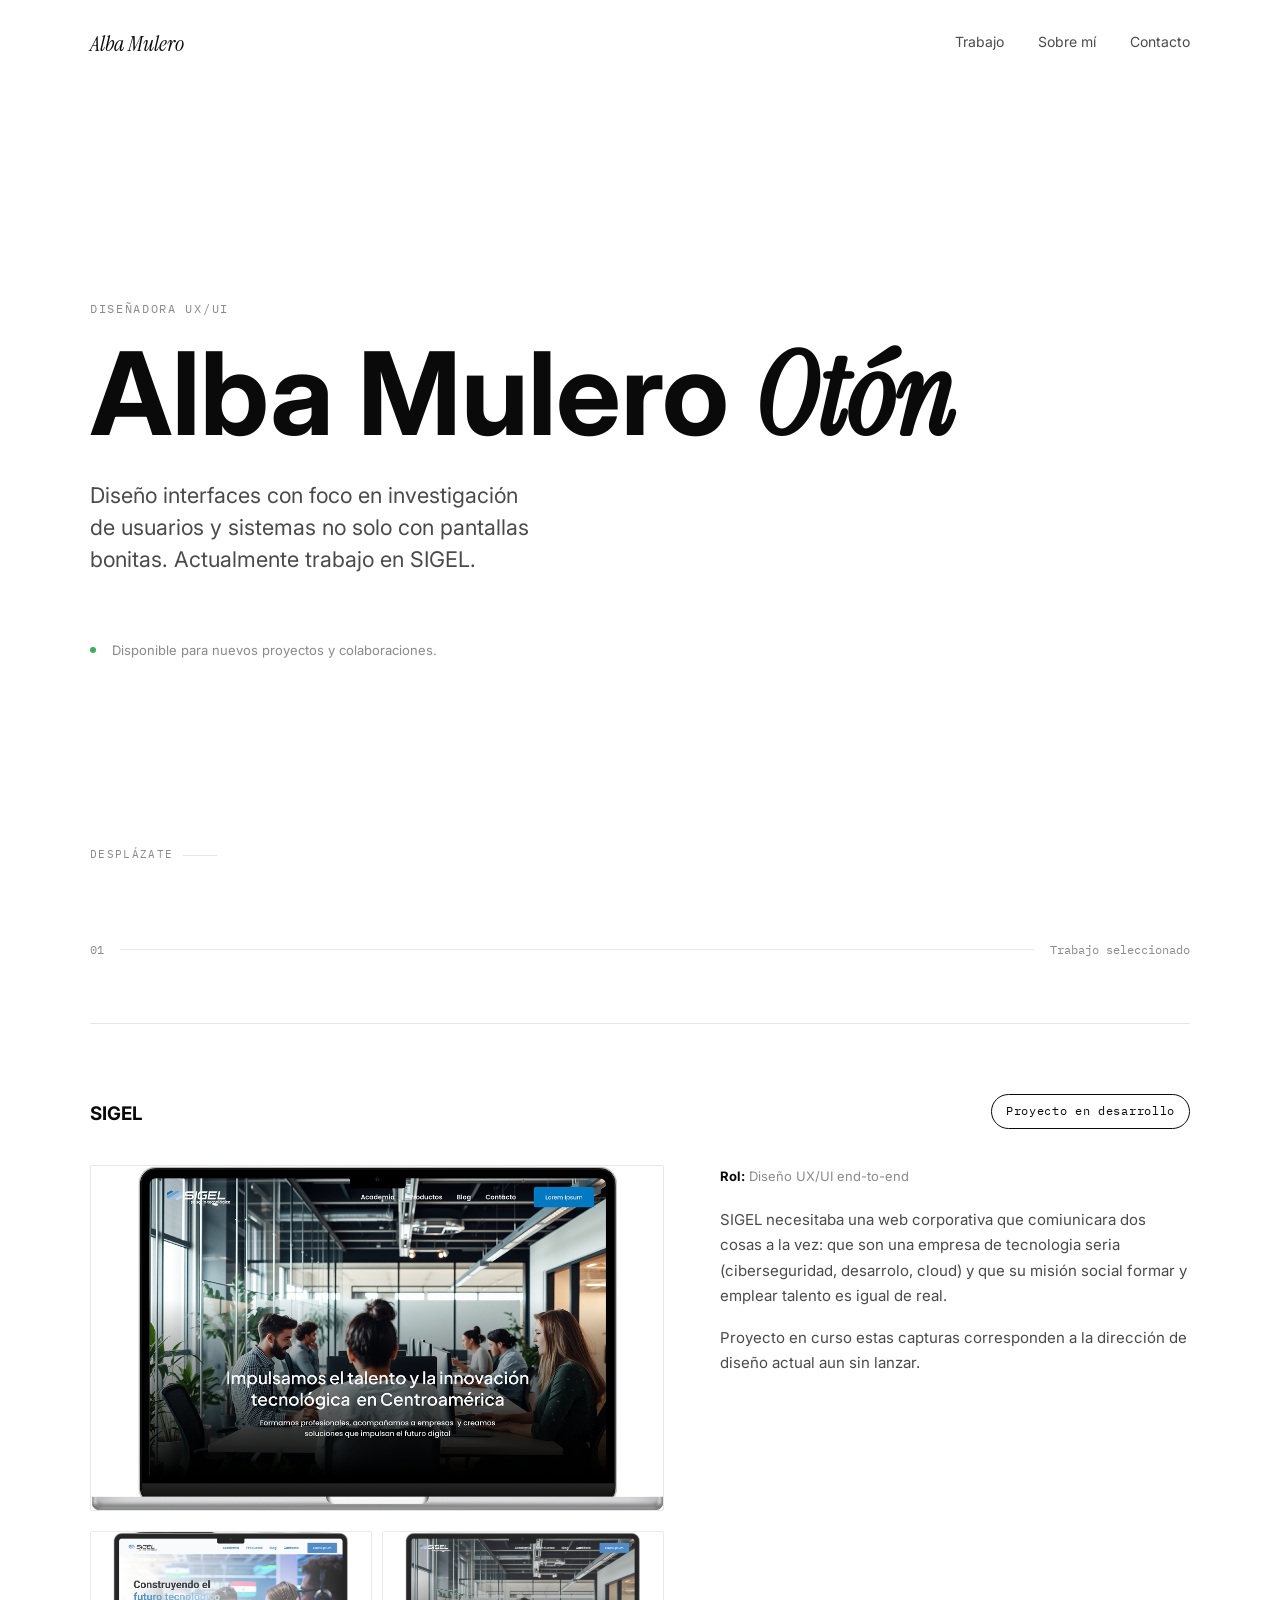
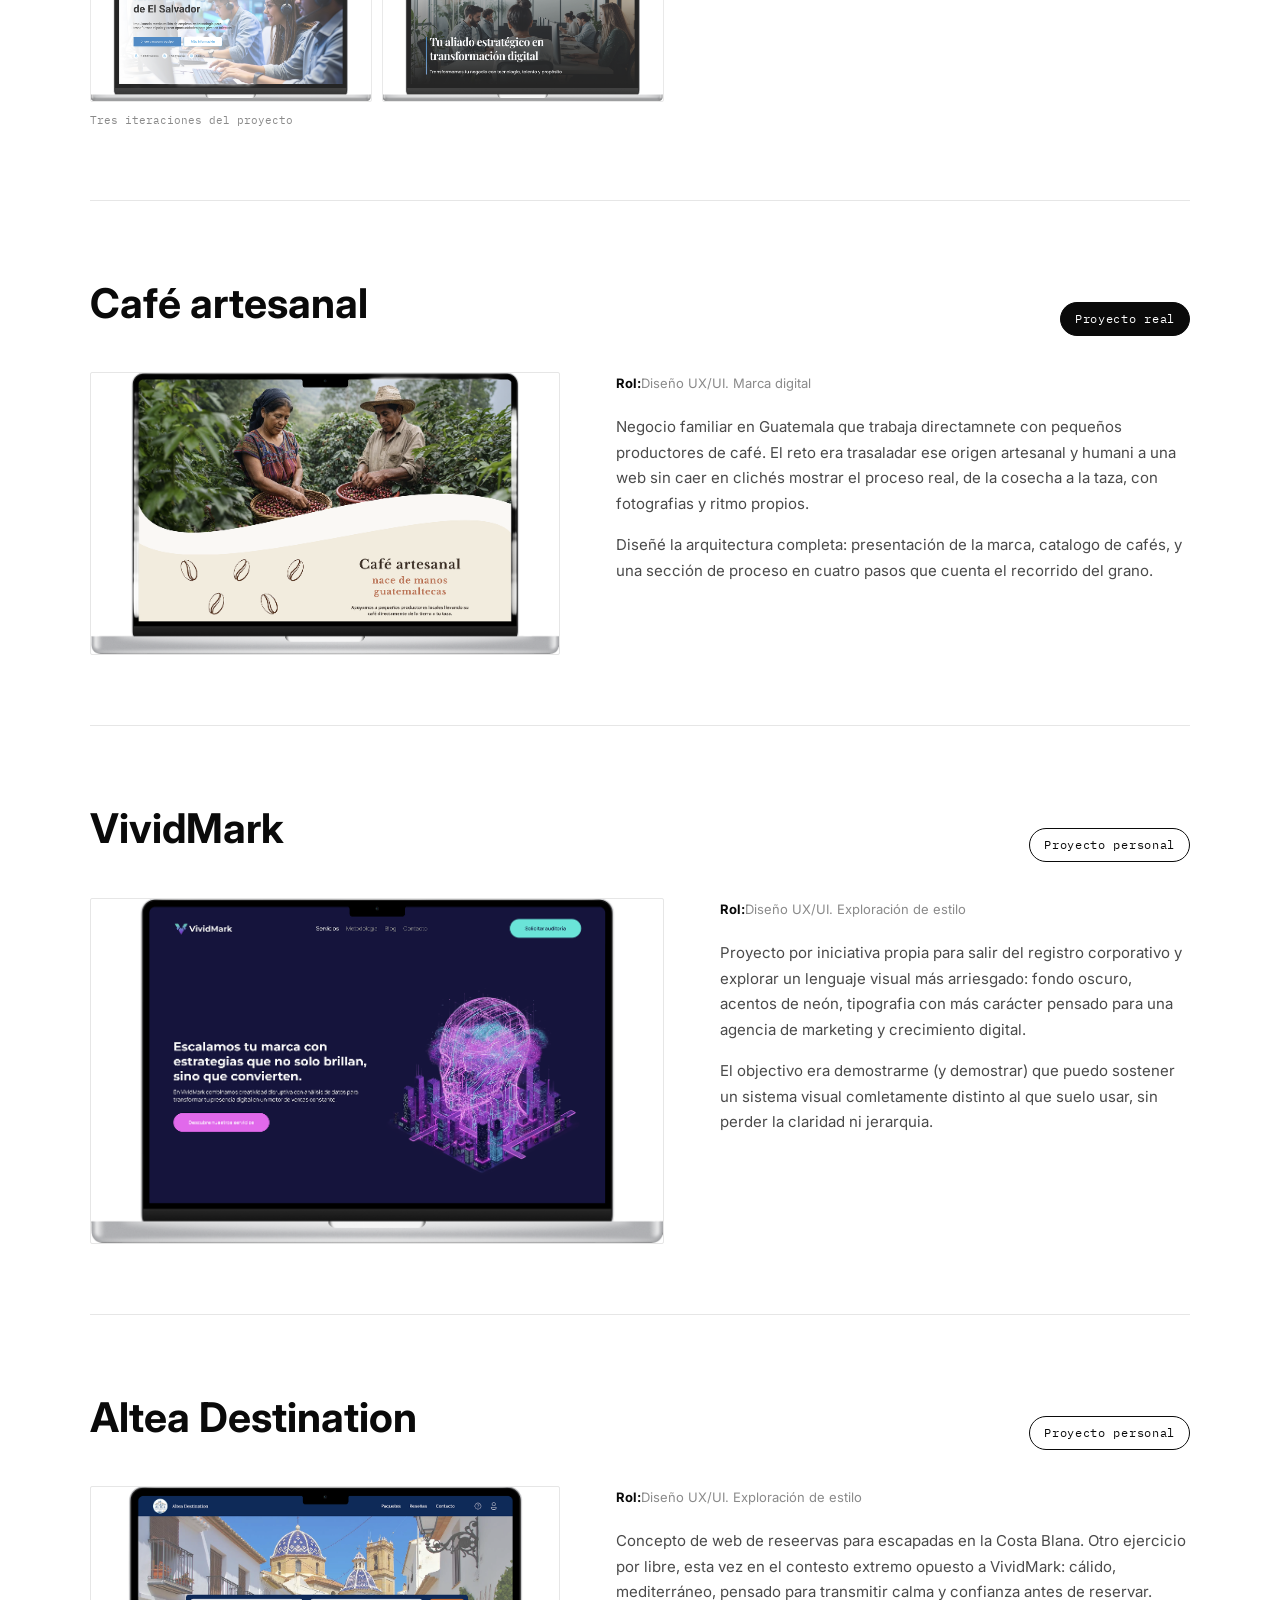
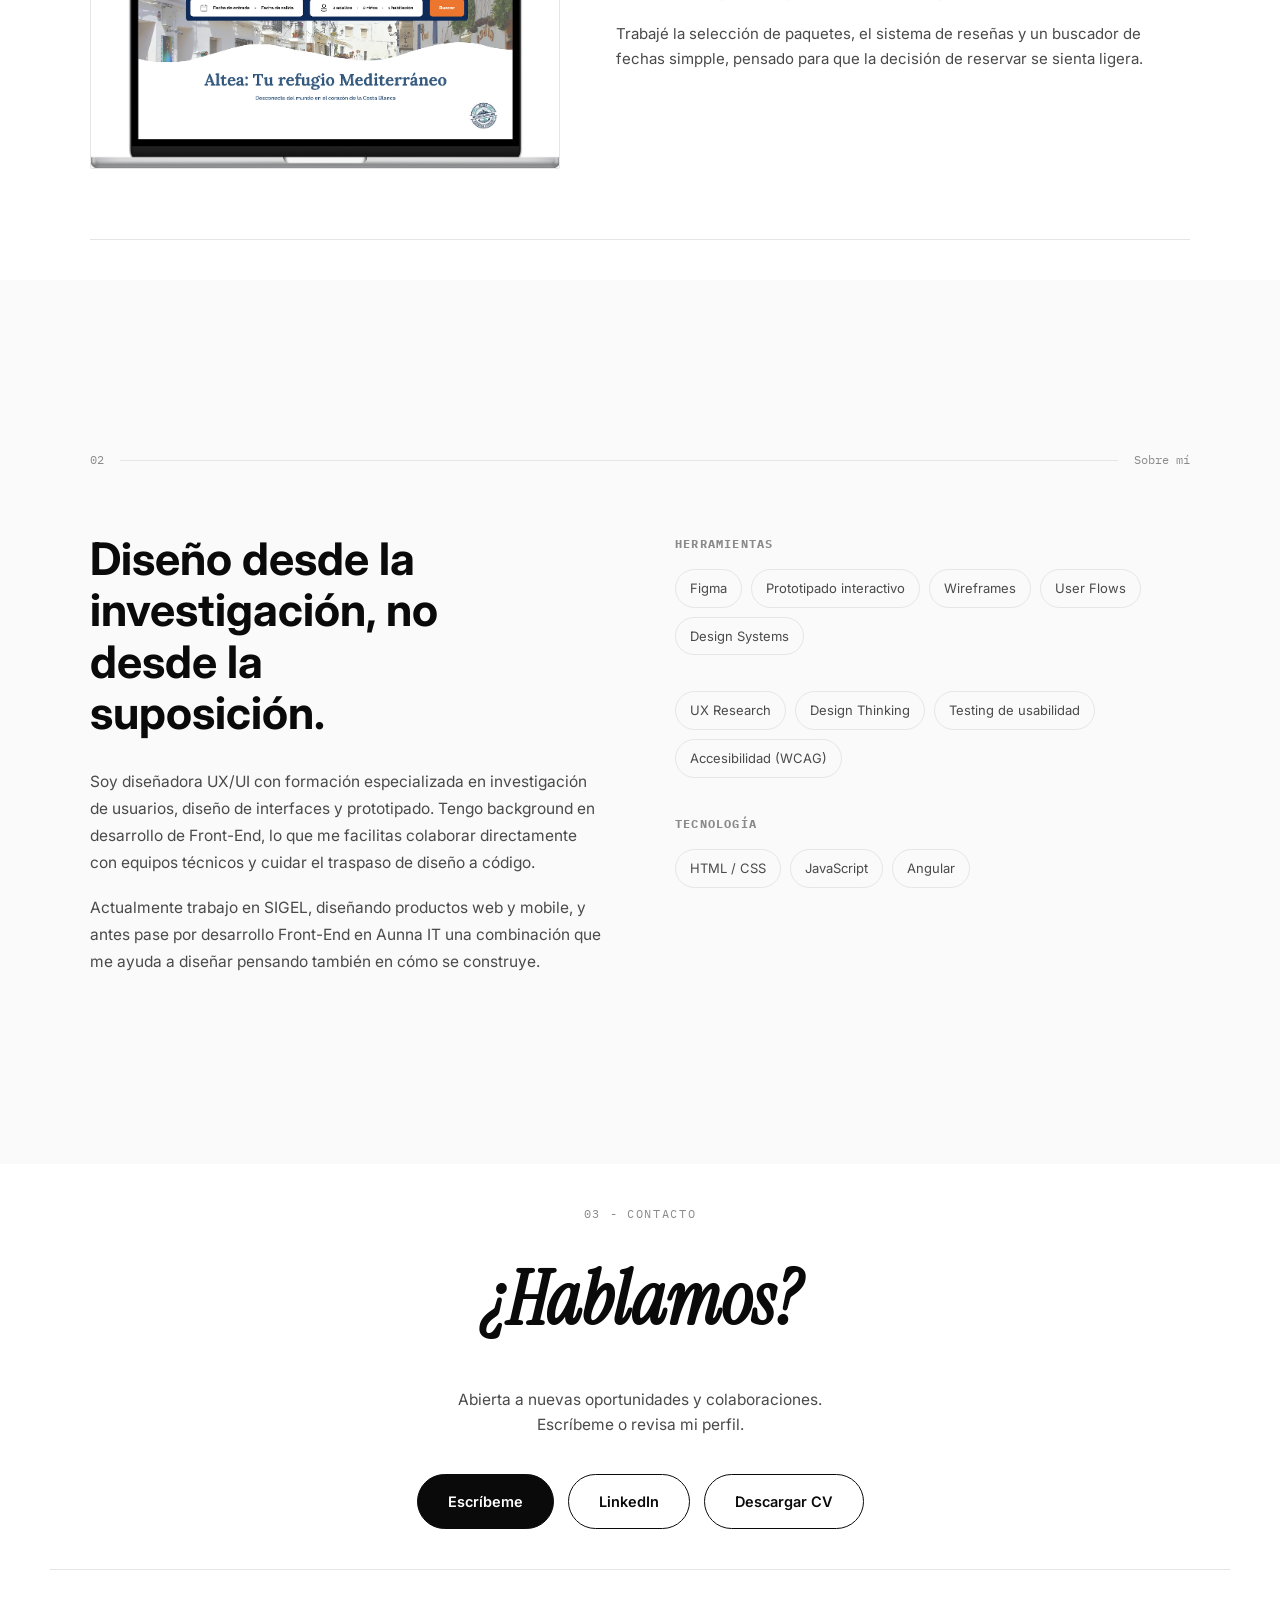
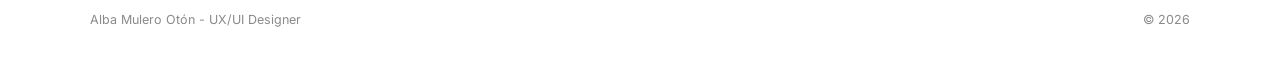
<file: index.html>
<!DOCTYPE html>
<html lang="es">

<head>
    <meta charset="UTF-8">
    <meta name="viewport" content="width=device-width, initial-scale=1.0">
    <title>Alba Mulero Otón - UX/UI Designer</title>
    <meta name="description"
        content="Portfoliio de Alba Mulero Otón, diseñadora UX/UI. Investigación, diseño de interfaces y prototipado.">
    <link rel="preconnect" href="https://fonts.googleapis.com">
    <link rel="preconnect" href="https://fonts.gstatic.com" crossorigin>
    <link
        href="https://fonts.googleapis.com/css2?family=Instrument+Serif:ital@0;1&family=Inter:wght@400;500;600;700&family=IBM+Plex+Mono:wght@400;500&display=swap"
        rel="stylesheet">
    <link rel="stylesheet" href="style.css">
</head>

<body>

    <header class="nav" id="siteNav">
        <div class="nav-inner">
            <a href="#top" class="nav-name">
                Alba Mulero
            </a>
            <nav class="nav-links" id="navLinks">
                <a href="#trabajo">Trabajo</a>
                <a href="#sobre-mi" class="active">Sobre mí</a>
                <a href="#contacto">Contacto</a>
            </nav>
            <button class="nav-toggle" id="navToggle" aria-label="Abrir menú">=</button>
        </div>
    </header>

    <main id="top">

        <!-- Hero Section -->
        <section class="hero wrap" style="position: relative;">
            <p class="eyebrow reveal">Diseñadora UX/UI</p>
            <h1 class="hero-name reveal">Alba Mulero <span class="serif-i">Otón</span></h1>
            <p class="hero-line reveal">
                Diseño interfaces con foco en investigación de usuarios y sistemas no solo con pantallas bonitas.
                Actualmente trabajo en SIGEL.
            </p>
            <div class="hero-foot reveal"><span class="dot"></span>
                Disponible para nuevos proyectos y colaboraciones.
            </div>
            <div class="scroll-cue"><span>Desplázate</span><span class="line"></span></div>
        </section>

        <!-- TRABAJO -->
        <section id="trabajo" class="wrap">
            <div class="section-label reveal">
                <span class="n">01</span>
                <div class="l"></div>
                <span class="n mono">Trabajo seleccionado</span>
            </div>

            <!-- SIGEL -->
            <div class="case">
                <div class="case-top reveal">
                    <h3 class="case-tittle">SIGEL</h3>
                    <span class="case-tag">Proyecto en desarrollo</span>
                </div>
                <div class="case-body reveal">
                    <div class="case-media reveal-img">
                        <img src="./imagenes/Propuesta web.png" alt="Sitio web de SIGEL">

                        <div class="iter-strip">
                            <img src="./imagenes/Propuesta 2 web.png" alt="Propuesta 2 web">
                            <img src="./imagenes/Propuesta 3 web.png" alt="Propuesta 3 web">
                        </div>
                        <div class="iter-label">Tres iteraciones del proyecto</div>
                    </div>
                    <div class="case-text">
                        <p class="role"><strong>Rol:</strong> Diseño UX/UI end-to-end</p>
                        <p>SIGEL necesitaba una web corporativa que comiunicara dos cosas a la vez:
                            que son una empresa de tecnologia seria (ciberseguridad, desarrolo, cloud) y que
                            su misión social formar y emplear talento es igual de real.
                        </p>
                        <p>Proyecto en curso estas capturas corresponden a la dirección de diseño
                            actual aun sin lanzar.
                        </p>
                    </div>
                </div>
            </div>

            <!-- CAFE -->
            <div class="case">
                <div class="case-top reveal">
                    <h3 class="case-title">Café artesanal</h3>
                    <span class="case-tag real">Proyecto real</span>
                </div>
                <div class="case-body reverse reveal">
                    <div class="case-text">
                        <p class="role"><strong>Rol:</strong>Diseño UX/UI. Marca digital</p>
                        <p>Negocio familiar en Guatemala que trabaja directamnete con pequeños productores de café. El
                            reto era
                            trasaladar ese origen artesanal y humani a una web sin caer en clichés mostrar el proceso
                            real, de la cosecha
                            a la taza, con fotografias y ritmo propios.
                        </p>
                        <p>Diseñé la arquitectura completa: presentación de la marca, catalogo de cafés, y una sección
                            de proceso en cuatro
                            pasos que cuenta el recorrido del grano.
                        </p>
                    </div>
                    <div class="case-media reveal-img">
                        <img src="./imagenes/Cafe artesanal.png" alt="Sitio web de cafe artesanal">
                    </div>
                </div>
            </div>

            <!-- VIVIDMARK -->
            <div class="case">
                <div class="case-top reveal">
                    <h3 class="case-title">VividMark</h3>
                    <span class="case-tag">Proyecto personal</span>
                </div>
                <div class="case-body reveal">

                    <div class="case-media reveal-img">
                        <img src="./imagenes/VividMark.png" alt="Sitio web de VividMark">
                    </div>
                    <div class="case-text">
                        <p class="role"><strong>Rol:</strong>Diseño UX/UI. Exploración de estilo</p>
                        <p>
                            Proyecto por iniciativa propia para salir del registro corporativo y explorar un
                            lenguaje
                            visual más arriesgado: fondo oscuro, acentos de neón, tipografia con más carácter
                            pensado
                            para una agencia de marketing y crecimiento digital.
                        </p>
                        <p>
                            El objectivo era demostrarme (y demostrar) que puedo sostener un sistema visual
                            comletamente
                            distinto al que suelo usar, sin perder la claridad ni jerarquia.
                        </p>
                    </div>
                </div>
            </div>

            <!-- ALTEA -->
            <div class="case">
                <div class="case-top reveal">
                    <h3 class="case-title">Altea Destination</h3>
                    <span class="case-tag">Proyecto personal</span>
                </div>
                <div class="case-body reverse reveal">
                    <div class="case-text">
                        <p class="role"><strong>Rol:</strong>Diseño UX/UI. Exploración de estilo</p>
                        <p>
                            Concepto de web de reseervas para escapadas en la Costa Blana. Otro ejercicio por
                            libre, esta
                            vez en el contesto extremo opuesto a VividMark: cálido, mediterráneo, pensado para
                            transmitir calma
                            y confianza antes de reservar.
                        </p>
                        <p>
                            Trabajé la selección de paquetes, el sistema de reseñas y un buscador de fechas
                            simpple,
                            pensado para que la decisión de reservar se sienta ligera.
                        </p>
                    </div>
                    <div class="case-media reveal-img">
                        <img src="./imagenes/Altea.png" alt="Sitio web de Altea Destination">
                    </div>
                </div>
            </div>

        </section>

        <!-- SOBRE MI -->

        <section id="sobre-mi" class="about">
            <div class="wrap">
                <div class="section-label reveal">
                    <span class="n">02</span>
                    <span class="l"></span>
                    <span class="n mono">Sobre mí</span>
                </div>
                <div class="about-grid reveal">
                    <div>
                        <h2>Diseño desde la investigación, no desde la suposición.</h2>
                        <div class="about-copy" style="margin-top:28px;">
                            <p>
                                Soy diseñadora UX/UI con formación especializada en investigación de usuarios, diseño de
                                interfaces y prototipado.
                                Tengo background en desarrollo de Front-End, lo que me facilitas colaborar directamente
                                con equipos técnicos y cuidar
                                el traspaso de diseño a código.
                            </p>
                            <p>
                                Actualmente trabajo en SIGEL, diseñando productos web y mobile, y antes pase por
                                desarrollo Front-End en
                                Aunna IT una combinación que me ayuda a diseñar pensando también en cómo se construye.
                            </p>
                        </div>
                    </div>
                    <div class="skills-col">
                        <h4>Herramientas</h4>
                        <div class="skills-list">
                            <span class="skill-chip">Figma</span>
                            <span class="skill-chip">Prototipado interactivo</span>
                            <span class="skill-chip">Wireframes</span>
                            <span class="skill-chip">User Flows</span>
                            <span class="skill-chip">Design Systems</span>
                        </div>
                        <div class="skills-list">
                            <span class="skill-chip">UX Research</span>
                            <span class="skill-chip">Design Thinking</span>
                            <span class="skill-chip">Testing de usabilidad</span>
                            <span class="skill-chip">Accesibilidad (WCAG)</span>
                        </div>
                        <h4>Tecnología</h4>
                        <div class="skills-list">
                            <span class="skill-chip">HTML / CSS</span>
                            <span class="skill-chip">JavaScript</span>
                            <span class="skill-chip">Angular</span>
                        </div>
                    </div>
                </div>
            </div>
        </section>

        <!-- CONTACTO -->
        <section id="contacto" class="wrap contact">
            <p class="eyebrow" style="justify-content: center; display: flex;">03 - Contacto</p>
            <h2 class="serif-i">¿Hablamos?</h2>
            <p style="color: var(--grey-dark); max-width: 44ch; margin: 0 auto; font-size: 15.5px;">
                Abierta a nuevas oportunidades y colaboraciones. Escríbeme o revisa mi perfil.
            </p>

            <div class="contact-row">
                <a href="mailto:albamulero00@gmail.com" class="btn btn-fill">Escríbeme</a>
                <a href="https://www.linkedin.com/in/alba-mulero-ot%C3%B3n-51667019b/" class="btn btn-outline"
                    target="_blank" rel="noopener">LinkedIn</a>
                <a href="./imagenes/CV UX:UI ALBA MULERO OTÓN.pdf" class="btn btn-outline" target="_blank"
                    rel="noopener">Descargar CV</a>
            </div>
        </section>
    </main>

    <footer class="wrap">
        <span>Alba Mulero Otón - UX/UI Designer</span>
        <span>© 2026</span>
    </footer>

    <script src="script.js"></script>

</body>
</file>
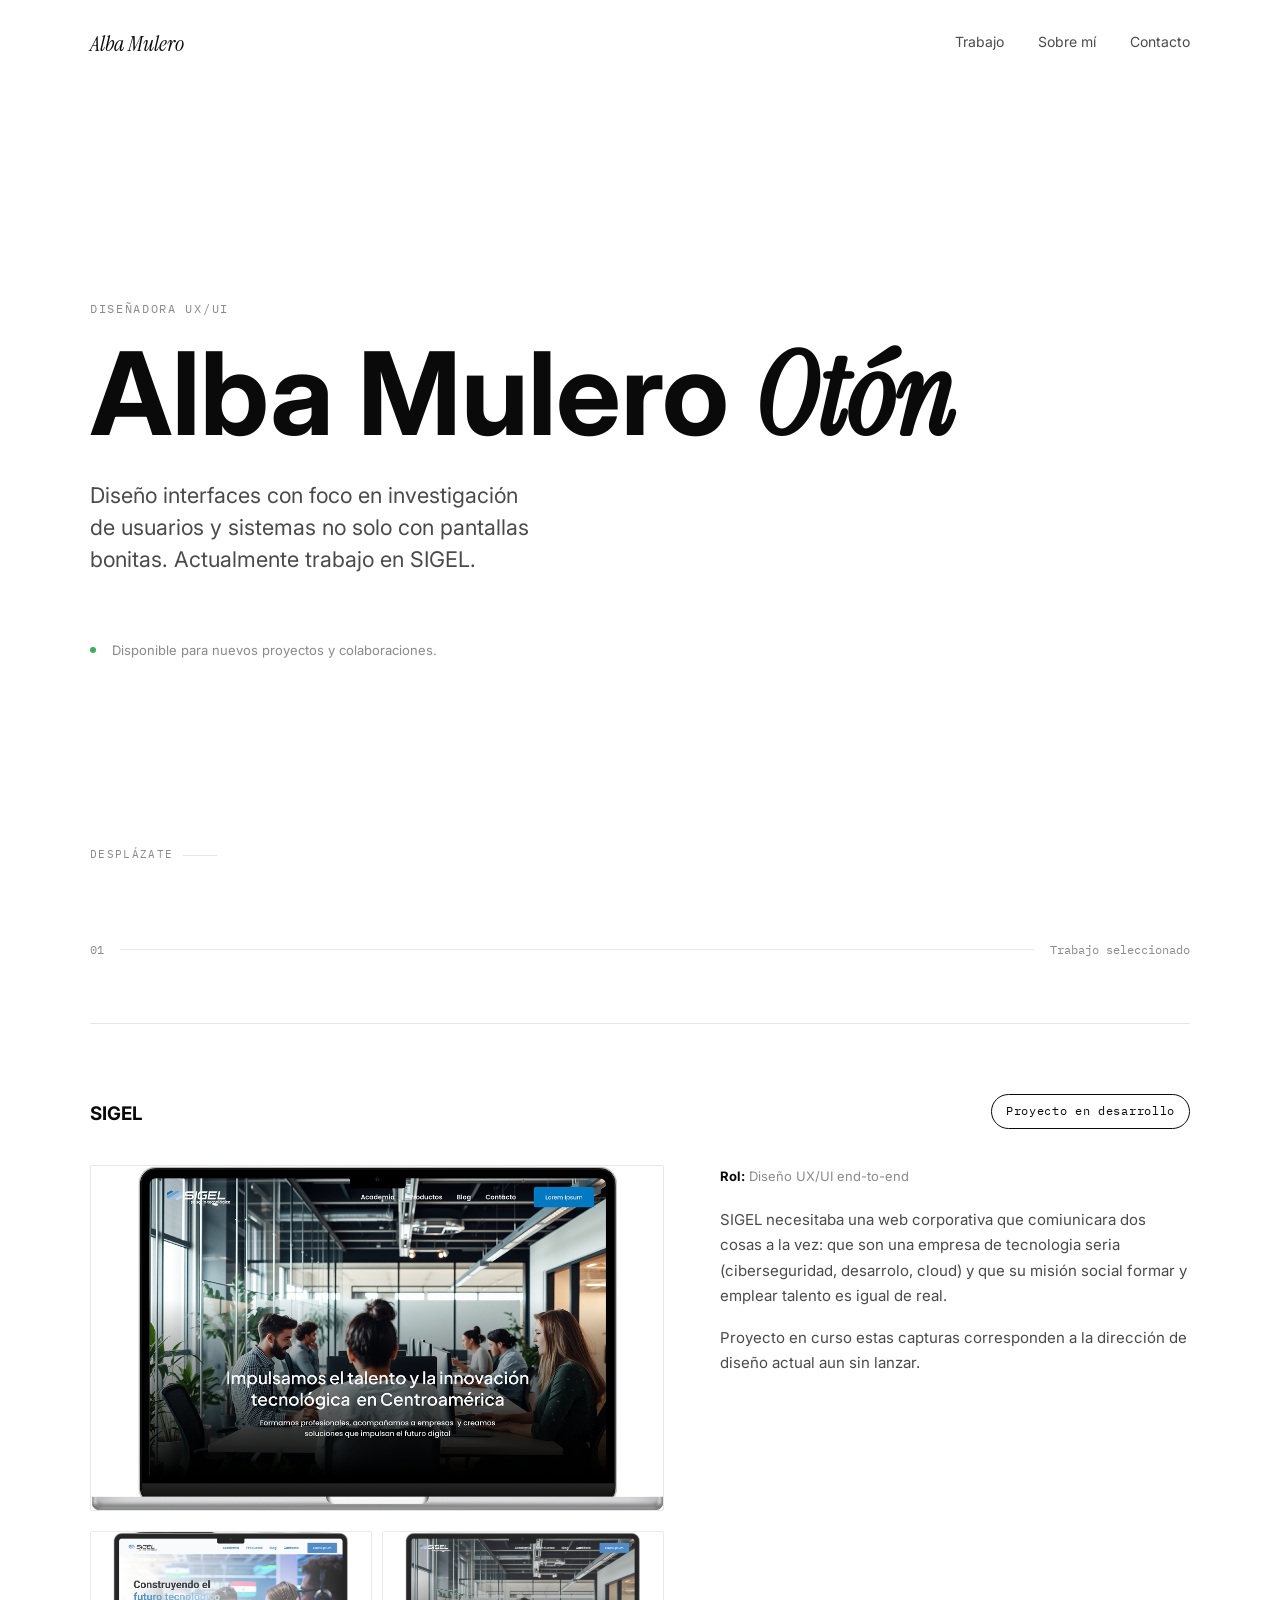
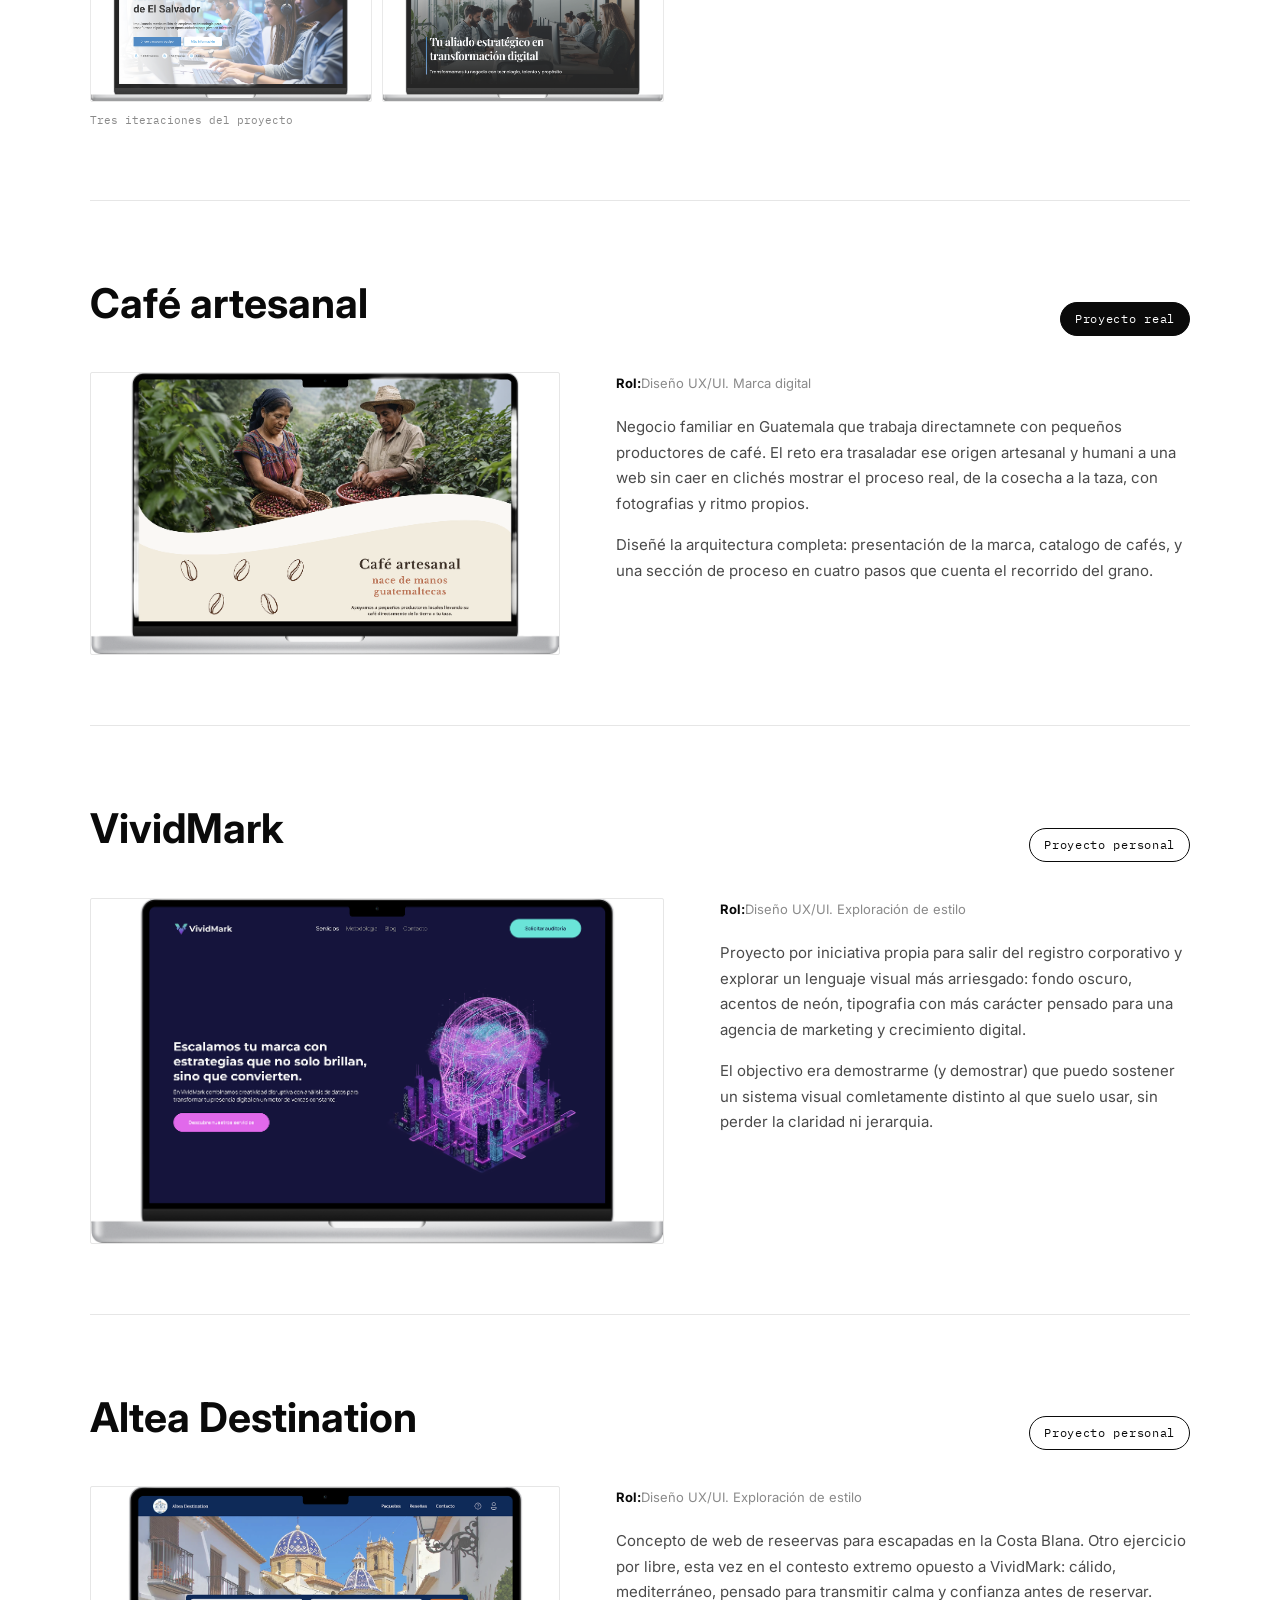
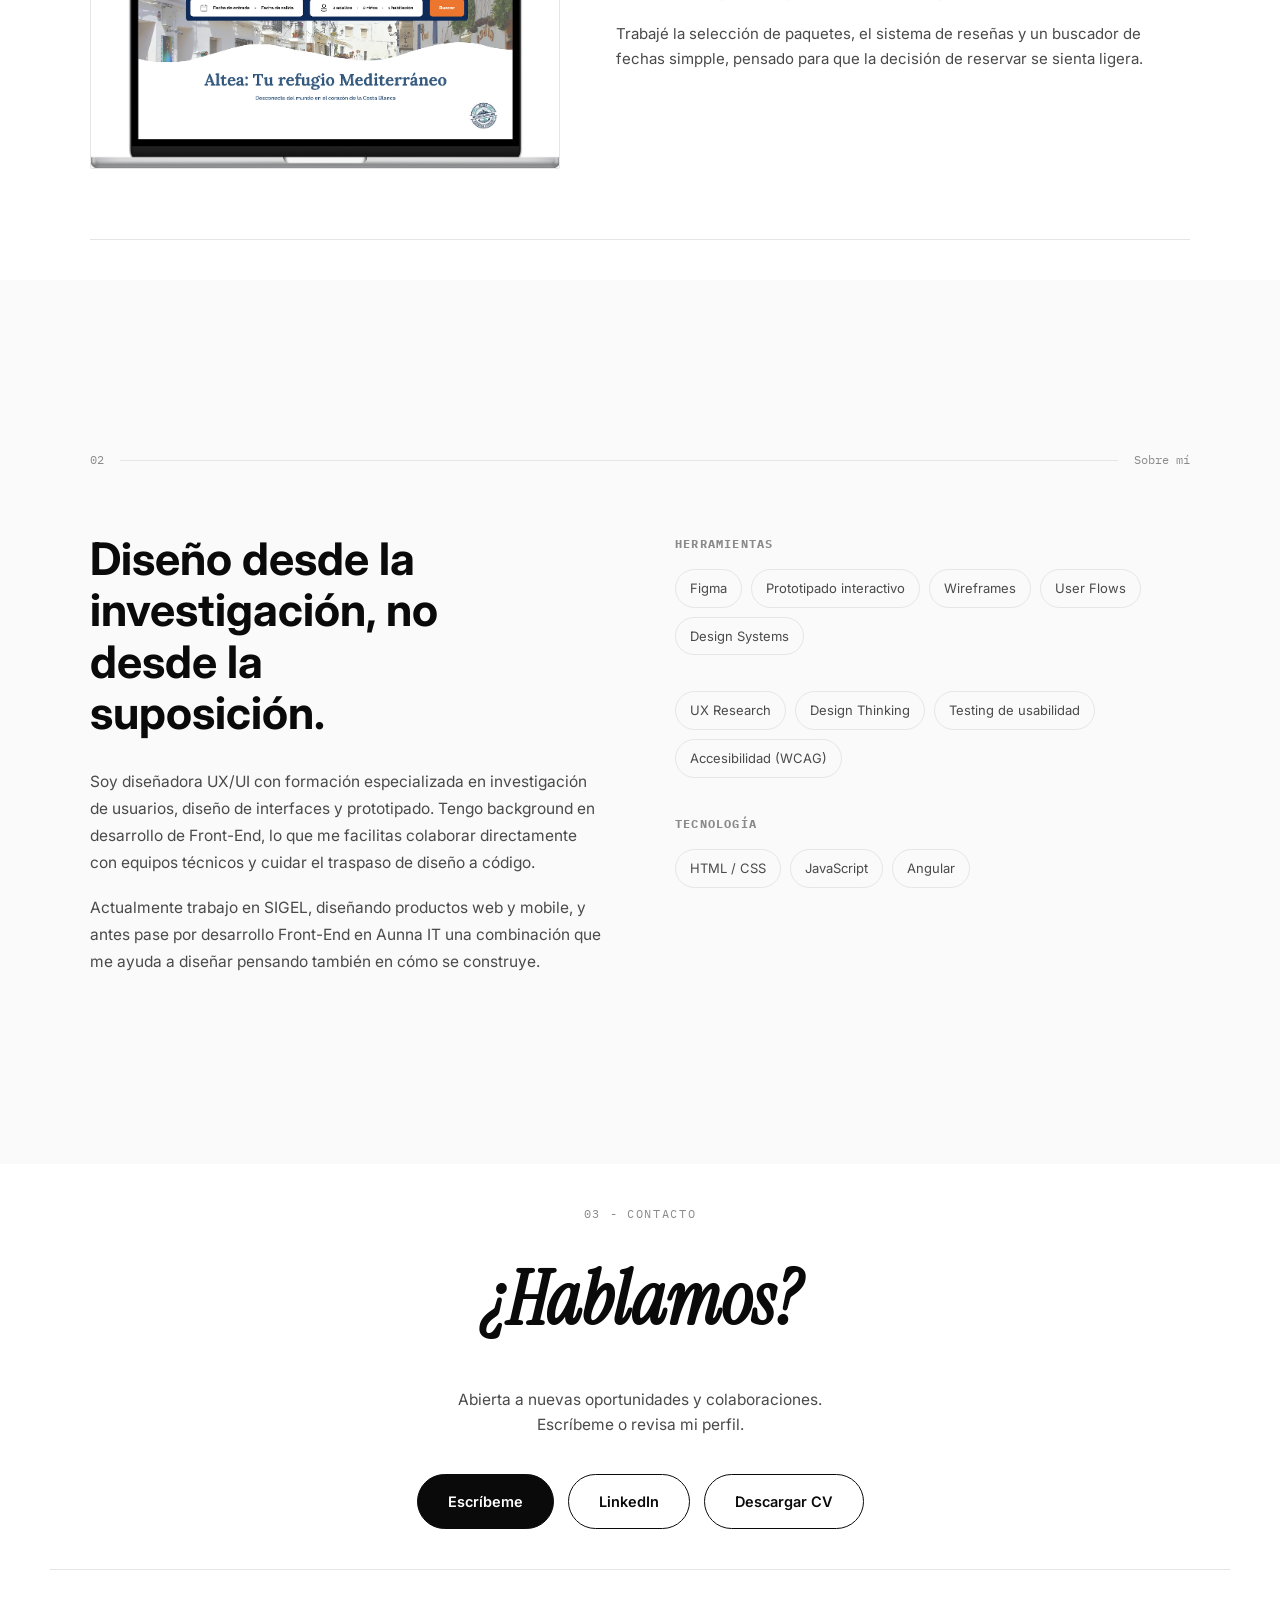
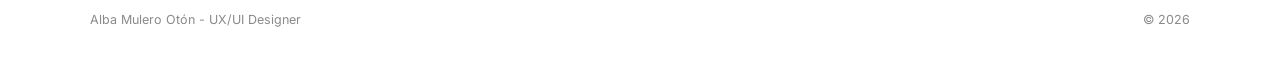
<file: portfolio.html>
<!DOCTYPE html>
<html lang="es">

<head>
    <meta charset="UTF-8">
    <meta name="viewport" content="width=device-width, initial-scale=1.0">
    <title>Alba Mulero Otón - UX/UI Designer</title>
    <meta name="description"
        content="Portfoliio de Alba Mulero Otón, diseñadora UX/UI. Investigación, diseño de interfaces y prototipado.">
    <link rel="preconnect" href="https://fonts.googleapis.com">
    <link rel="preconnect" href="https://fonts.gstatic.com" crossorigin>
    <link
        href="https://fonts.googleapis.com/css2?family=Instrument+Serif:ital@0;1&family=Inter:wght@400;500;600;700&family=IBM+Plex+Mono:wght@400;500&display=swap"
        rel="stylesheet">
    <link rel="stylesheet" href="style.css">
</head>

<body>

    <header class="nav" id="siteNav">
        <div class="nav-inner">
            <a href="#top" class="nav-name">
                Alba Mulero
            </a>
            <nav class="nav-links" id="navLinks">
                <a href="#trabajo">Trabajo</a>
                <a href="#sobre-mi" class="active">Sobre mí</a>
                <a href="#contacto">Contacto</a>
            </nav>
            <button class="nav-toggle" id="navToggle" aria-label="Abrir menú">=</button>
        </div>
    </header>

    <main id="top">

        <!-- Hero Section -->
        <section class="hero wrap" style="position: relative;">
            <p class="eyebrow reveal">Diseñadora UX/UI</p>
            <h1 class="hero-name reveal">Alba Mulero <span class="serif-i">Otón</span></h1>
            <p class="hero-line reveal">
                Diseño interfaces con foco en investigación de usuarios y sistemas no solo con pantallas bonitas.
                Actualmente trabajo en SIGEL.
            </p>
            <div class="hero-foot reveal"><span class="dot"></span>
                Disponible para nuevos proyectos y colaboraciones.
            </div>
            <div class="scroll-cue"><span>Desplázate</span><span class="line"></span></div>
        </section>

        <!-- TRABAJO -->
        <section id="trabajo" class="wrap">
            <div class="section-label reveal">
                <span class="n">01</span>
                <div class="l"></div>
                <span class="n mono">Trabajo seleccionado</span>
            </div>

            <!-- SIGEL -->
            <div class="case">
                <div class="case-top reveal">
                    <h3 class="case-tittle">SIGEL</h3>
                    <span class="case-tag">Proyecto en desarrollo</span>
                </div>
                <div class="case-body reveal">
                    <div class="case-media reveal-img">
                        <img src="./imagenes/Propuesta web.png" alt="Sitio web de SIGEL">

                        <div class="iter-strip">
                            <img src="./imagenes/Propuesta 2 web.png" alt="Propuesta 2 web">
                            <img src="./imagenes/Propuesta 3 web.png" alt="Propuesta 3 web">
                        </div>
                        <div class="iter-label">Tres iteraciones del proyecto</div>
                    </div>
                    <div class="case-text">
                        <p class="role"><strong>Rol:</strong> Diseño UX/UI end-to-end</p>
                        <p>SIGEL necesitaba una web corporativa que comiunicara dos cosas a la vez:
                            que son una empresa de tecnologia seria (ciberseguridad, desarrolo, cloud) y que
                            su misión social formar y emplear talento es igual de real.
                        </p>
                        <p>Proyecto en curso estas capturas corresponden a la dirección de diseño
                            actual aun sin lanzar.
                        </p>
                    </div>
                </div>
            </div>

            <!-- CAFE -->
            <div class="case">
                <div class="case-top reveal">
                    <h3 class="case-title">Café artesanal</h3>
                    <span class="case-tag real">Proyecto real</span>
                </div>
                <div class="case-body reverse reveal">
                    <div class="case-text">
                        <p class="role"><strong>Rol:</strong>Diseño UX/UI. Marca digital</p>
                        <p>Negocio familiar en Guatemala que trabaja directamnete con pequeños productores de café. El
                            reto era
                            trasaladar ese origen artesanal y humani a una web sin caer en clichés mostrar el proceso
                            real, de la cosecha
                            a la taza, con fotografias y ritmo propios.
                        </p>
                        <p>Diseñé la arquitectura completa: presentación de la marca, catalogo de cafés, y una sección
                            de proceso en cuatro
                            pasos que cuenta el recorrido del grano.
                        </p>
                    </div>
                    <div class="case-media reveal-img">
                        <img src="./imagenes/Cafe artesanal.png" alt="Sitio web de cafe artesanal">
                    </div>
                </div>
            </div>

            <!-- VIVIDMARK -->
            <div class="case">
                <div class="case-top reveal">
                    <h3 class="case-title">VividMark</h3>
                    <span class="case-tag">Proyecto personal</span>
                </div>
                <div class="case-body reveal">

                    <div class="case-media reveal-img">
                        <img src="./imagenes/VividMark.png" alt="Sitio web de VividMark">
                    </div>
                    <div class="case-text">
                        <p class="role"><strong>Rol:</strong>Diseño UX/UI. Exploración de estilo</p>
                        <p>
                            Proyecto por iniciativa propia para salir del registro corporativo y explorar un
                            lenguaje
                            visual más arriesgado: fondo oscuro, acentos de neón, tipografia con más carácter
                            pensado
                            para una agencia de marketing y crecimiento digital.
                        </p>
                        <p>
                            El objectivo era demostrarme (y demostrar) que puedo sostener un sistema visual
                            comletamente
                            distinto al que suelo usar, sin perder la claridad ni jerarquia.
                        </p>
                    </div>
                </div>
            </div>

            <!-- ALTEA -->
            <div class="case">
                <div class="case-top reveal">
                    <h3 class="case-title">Altea Destination</h3>
                    <span class="case-tag">Proyecto personal</span>
                </div>
                <div class="case-body reverse reveal">
                    <div class="case-text">
                        <p class="role"><strong>Rol:</strong>Diseño UX/UI. Exploración de estilo</p>
                        <p>
                            Concepto de web de reseervas para escapadas en la Costa Blana. Otro ejercicio por
                            libre, esta
                            vez en el contesto extremo opuesto a VividMark: cálido, mediterráneo, pensado para
                            transmitir calma
                            y confianza antes de reservar.
                        </p>
                        <p>
                            Trabajé la selección de paquetes, el sistema de reseñas y un buscador de fechas
                            simpple,
                            pensado para que la decisión de reservar se sienta ligera.
                        </p>
                    </div>
                    <div class="case-media reveal-img">
                        <img src="./imagenes/Altea.png" alt="Sitio web de Altea Destination">
                    </div>
                </div>
            </div>

        </section>

        <!-- SOBRE MI -->

        <section id="sobre-mi" class="about">
            <div class="wrap">
                <div class="section-label reveal">
                    <span class="n">02</span>
                    <span class="l"></span>
                    <span class="n mono">Sobre mí</span>
                </div>
                <div class="about-grid reveal">
                    <div>
                        <h2>Diseño desde la investigación, no desde la suposición.</h2>
                        <div class="about-copy" style="margin-top:28px;">
                            <p>
                                Soy diseñadora UX/UI con formación especializada en investigación de usuarios, diseño de
                                interfaces y prototipado.
                                Tengo background en desarrollo de Front-End, lo que me facilitas colaborar directamente
                                con equipos técnicos y cuidar
                                el traspaso de diseño a código.
                            </p>
                            <p>
                                Actualmente trabajo en SIGEL, diseñando productos web y mobile, y antes pase por
                                desarrollo Front-End en
                                Aunna IT una combinación que me ayuda a diseñar pensando también en cómo se construye.
                            </p>
                        </div>
                    </div>
                    <div class="skills-col">
                        <h4>Herramientas</h4>
                        <div class="skills-list">
                            <span class="skill-chip">Figma</span>
                            <span class="skill-chip">Prototipado interactivo</span>
                            <span class="skill-chip">Wireframes</span>
                            <span class="skill-chip">User Flows</span>
                            <span class="skill-chip">Design Systems</span>
                        </div>
                        <div class="skills-list">
                            <span class="skill-chip">UX Research</span>
                            <span class="skill-chip">Design Thinking</span>
                            <span class="skill-chip">Testing de usabilidad</span>
                            <span class="skill-chip">Accesibilidad (WCAG)</span>
                        </div>
                        <h4>Tecnología</h4>
                        <div class="skills-list">
                            <span class="skill-chip">HTML / CSS</span>
                            <span class="skill-chip">JavaScript</span>
                            <span class="skill-chip">Angular</span>
                        </div>
                    </div>
                </div>
            </div>
        </section>

        <!-- CONTACTO -->
        <section id="contacto" class="wrap contact">
            <p class="eyebrow" style="justify-content: center; display: flex;">03 - Contacto</p>
            <h2 class="serif-i">¿Hablamos?</h2>
            <p style="color: var(--grey-dark); max-width: 44ch; margin: 0 auto; font-size: 15.5px;">
                Abierta a nuevas oportunidades y colaboraciones. Escríbeme o revisa mi perfil.
            </p>

            <div class="contact-row">
                <a href="mailto:albamulero00@gmail.com" class="btn btn-fill">Escríbeme</a>
                <a href="https://www.linkedin.com/in/alba-mulero-ot%C3%B3n-51667019b/" class="btn btn-outline"
                    target="_blank" rel="noopener">LinkedIn</a>
                <a href="./imagenes/CV UX:UI ALBA MULERO OTÓN.pdf" class="btn btn-outline" target="_blank"
                    rel="noopener">Descargar CV</a>
            </div>
        </section>
    </main>

    <footer class="wrap">
        <span>Alba Mulero Otón - UX/UI Designer</span>
        <span>© 2026</span>
    </footer>

    <script src="script.js"></script>

</body>
</file>
<file: style.css>
:root {
    --black: #0a0a0a;
    --white: #ffffff;
    --parper: #fafafa;
    --line: #e6e6e6;
    --grey: #8a8a8a;
    --grey-dark: #4a4a4a;
    --maxw: 1180px;
    --ease: cubic-bezier(.16, .84, .44, 1);
}

* {
    box-sizing: border-box;
    margin: 0;
    padding: 0;
}

html{
    scroll-behavior: smooth;
}

body{
    background: var(--white); 
    color: var(--black);
    font-family: 'Inter', sans-serif; 
    font-size: 16px; 
    line-height: 1.6;
    -webkit-font-smoothing: antialiased;
    overflow-x: hidden;

}
img {
    max-width: 100%;
    display: block;
}

a {
    color: inherit;
    text-decoration: none;
}

.wrap {
    max-width: var(--maxw);
    margin: 0 auto;
    padding: 40px;
}

::selection {
    background: var(--black);
    color: var(--white);
}

a:focus-visible,
button:focus-visible {
    outline: 2px solid var(--black);
    outline-offset: 3px;
}

.serif {
    font-family: 'Instrument Serif', serif;
}

.serif-i {
    font-family: 'Instrument Serif', serif;
    font-style: italic;
}

.mono {
    font-family: 'IBM Plex Mono', monospace;
}

.eyebrow {
    font-family: 'IBM Plex Mono', monospace;
    font-size: 12px;
    letter-spacing: .14em;
    text-transform: uppercase;
    color: var(--grey);
    margin-bottom: 18px;
}

/* NAV */

header.nav {
    position: fixed;
    top: 0;
    left: 0;
    right: 0;
    z-index: 100;
    padding: 26px 0;
    transition: padding .3s ease, border-color .3s ease, background .3s ease;
    background: rgba(255,255, 255, 0);
}

header.nav.scrolled {
    padding: 16px 0;
    background: rgba(255, 255, 255, 0.88);
    backdrop-filter: blur(10px);
    border-bottom: 1px solid var(--line);
}

.nav-inner {
    max-width: var(--maxw);
    margin: 0 auto;
    padding: 0 40px;
    display: flex;
    justify-content: space-between;
    align-items: center;
}

.nav-name {
    font-family: 'Instrument Serif', serif;
    font-style: italic;
    font-size: 22px;
}

.nav-links {
    display: flex;
    gap: 34px;
    font-size: 14px;
    color: var(--grey-dark);
}

.nav-links a {
    position: relative;
    padding-bottom: 2px;
}

.nav-links a::after {
    content: "";
    position: absolute;
    left: 0;
    bottom: 0;
    width: 0;
    height: 1px;
    background: var(--black);
    transition: width .3s var(--ease);
}

.nav-links a:hover::after {
    width: 100%;
}

.nav-toggle {
    display: none;
    background: none;
    border: none;
    font-size: 22px;
    cursor: pointer;
}

@media (max-width:760px) {
    .nav-links {
        position: fixed;
        inset: 60px 0 0 0;
        background: var(--white);
        flex-direction: column;
        padding: 40px;
        gap: 26px;
        font-size: 19px;
        transform: translateX(100%);
        transition: transform .35s var(--ease);
        border-top: 1px solid var(--line);
    }

    .nav-links.open {
        transform: translateX(0);
    }

    .nav-toggle {
        display: block;
    }
}

/* HERO */

.hero {
    min-height: 100vh;
    display: flex;
    flex-direction: column;
    justify-content: center;
    padding-top: 100px;
}

.hero-name {
    font-size: clamp(3rem, 9vw, 7.5rem);
    line-height: 0.98;
    letter-spacing: -0.01rem;
}

.hero-line {
    margin-top: 26px;
    font-size: clamp(1.05rem, 1.8vw, 1.35rem);
    max-width: 34ch;
    color: var(--grey-dark);
    line-height: 1.5;
}

.hero-foot {
    margin-top: 64px;
    display: flex;
    align-items: center;
    gap: 16px;
    color: var(--grey);
    font-size: 13px;
}

.hero-foot .dot {
    width: 6px;
    height: 6px;
    border-radius: 50%;
    background: #3fae5c;
}

.scroll-cue {
    position: absolute;
    bottom: 36px;
    left: 40px;
    display: flex;
    align-items: center;
    gap: 10px;
    font-size: 11px;
    letter-spacing: .12em;
    text-transform: uppercase;
    color: var(--grey);
    font-family: 'IBM Plex Mono', monospace;
}

.scroll-cue .line {
    width: 34px;
    height: 1px;
    background: var(--line);
    position: relative;
    overflow: hidden;
}

.scroll-cue .line::after {
    content: "";
    position: absolute;
    top: 0;
    left: -100%;
    width: 100%;
    height: 100%;
    background: var(--black);
    animation: cue 2.6s ease-in-out infinite;
}

@keyframes cue {

    0% {
        left: -100%;
    }

    50% {
        left: 0%;
    }

    100% {
        left: 100%;
    }
}

.reveal {
    opacity: 0;
    transition: opacity 1s var(--ease), transform 1s var(--ease);
    transform: translateY(32px);
}

.reveal.in {
    opacity: 1;
    transform: translateY(0);
}

.reveal-img {
    opacity: 0;
    transform: scale(1.05);
    transition: opacity 1.1s var(--ease), transform 1.3s var(--ease);
}

.reveal-img.in {
    opacity: 1;
    transform: scale(1);
}

/* SECTION BASICS */
section {
    padding: 130px 0;
}

.section-label {
    display: flex;
    align-items: center;
    gap: 16px;
    margin-bottom: 64px;
}

.section-label .n {
    font-family: 'IBM Plex Mono', monospace;
    font-size: 12px;
    color: var(--grey);
}

.section-label .l {
    flex: 1;
    height: 1px;
    background: var(--line);
}

/* WORK */
.case {
    border-top: 1px solid var(--line);
    padding: 70px 0;
}

.case:last-child {
    border-bottom: 1px solid var(--line);
}

.case-top {
    display: flex;
    justify-content: space-between;
    align-items: flex-end;
    gap: 30px;
    margin-bottom: 36px;
    flex-wrap: wrap;
}

.case-title {
    font-size: clamp(1.8rem, 3.2vw, 2.6rem);
}

.case-tag {
    font-family: 'IBM Plex Mono', monospace;
    font-size: 11.5px;
    letter-spacing: .06em;
    padding: 7px 14px;
    border: 1px solid var(--black);
    border-radius: 100px;
    white-space: nowrap;
}

.case-tag.real {
    background: var(--black);
    color: var(--white);
}

.case-body {
    display: grid;
    grid-template-columns: 1.1fr 0.9fr;
    gap: 56px;
    align-items: start;
}

.case-body.reverse {
    direction: rtl;
}

.case-body.reverse>* {
    direction: ltr;
}

.case-media img {
    border-radius: 2px;
    width: 100%;
    border: 1px solid var(--line);
}

.case-text p {
    color: var(--grey-dark);
    font-size: 15px;
    line-height: 1.7;
    margin-bottom: 16px;
}

.case-text .role {
    font-size: 13px;
    color: var(--grey);
    margin-bottom: 20px;
}

.case-text .role strong {
    color: var(--black);
}

.iter-strip {
    display: flex;
    gap: 10px;
    margin-top: 20px;
}

.iter-strip img {
    flex: 1;
    min-width: 0;
    border-radius: 2px;
    border: 1px solid var(--line);
    opacity: .85;
    transition: opacity .3s ease;
}

.iter-strip img:hover {
    opacity: 1;
}

.iter-label {
    font-family: 'IBM Plex Mono', monospace;
    font-size: 11px;
    color: var(--grey);
    margin-top: 10px;
}

@media (max-width: 860px) {

    .case-body,
    .case-body.reverse {
        grid-template-columns: 1fr;
        direction: ltr;
    }
}

/* ABOUT */
.about {
    background: var(--parper);
}

.about-grid {
    display: grid;
    grid-template-columns: 1fr 1fr;
    gap: 70px;
}

.about h2 {
    font-size: clamp(1.9rem, 3.6vw, 2.8rem);
    max-width: 14ch;
    line-height: 1.15;
}

.about-copy p {
    font-size: 15.5px;
    color: var(--grey-dark);
    margin-bottom: 18px;
    max-width: 52ch;
    line-height: 1.75;
}

.skills-col h4 {
    font-family: 'IBM Plex Mono', monospace;
    font-size: 12px;
    letter-spacing: .1em;
    text-transform: uppercase;
    color: var(--grey);
    margin-bottom: 16px;
}

.skills-list {
    display: flex;
    flex-wrap: wrap;
    gap: 9px;
    margin-bottom: 36px;
}

.skill-chip {
    font-size: 13px;
    padding: 8px 14px;
    border: 1px solid var(--line);
    border-radius: 100px;
    color: var(--grey-dark);
}

@media (max-width: 860px) {
    .about-grid {
        grid-template-columns: 1fr;
    }
}

/* CONTACT */
.contact {
    text-align: center;
}

.contact h2 {
    font-size: clamp(2.4rem, 6vw, 4.6rem);
    margin-bottom: 30px;
}

.contact-row {
    display: flex;
    justify-content: center;
    gap: 14px;
    flex-wrap: wrap;
    margin-top: 36px;
}

.btn {
    display: inline-flex;
    align-items: center;
    gap: 10px;
    padding: 15px 30px;
    border-radius: 100px;
    font-weight: 600;
    font-size: 14.5px;
    border: 1px solid var(--black);
    transition: all .3s var(--ease);
}

.btn-fill {
    background: var(--black);
    color: var(--white);
}

.btn-fill:hover {
    transform: translateY(-2px);
    box-shadow: 0 12px 26px rgba(0, 0, 0, 0.18);
}

.btn-outline {
    color: var(--black);
}

.btn-outline:hover {
    background: var(--black);
    color: var(--white);
}

footer {
    border-top: 1px solid var(--line);
    padding: 34px 0;
    display: flex;
    justify-content: space-between;
    align-items: center;
    font-size: 12.5px;
    color: var(--grey);
    flex-wrap: wrap;
    gap: 10px;
}

@media (max-width: 640px) {
    section {
        padding: 90px 0;
    }

    .wrap {
        padding: 24px;
    }

    .nav-inner {
        padding: 0 24px;
    }

    .scroll-cue {
        left: 24px;
    }
}

@media (prefers-reduced-motion: reduce) {
    * {
        transition: none !important;
        animation: none !important;
        scroll-behavior: auto !important;

        .reveal,
        .reveal-img {
            opacity: 1;
            transform: none;
        }
    }
}
</file>
